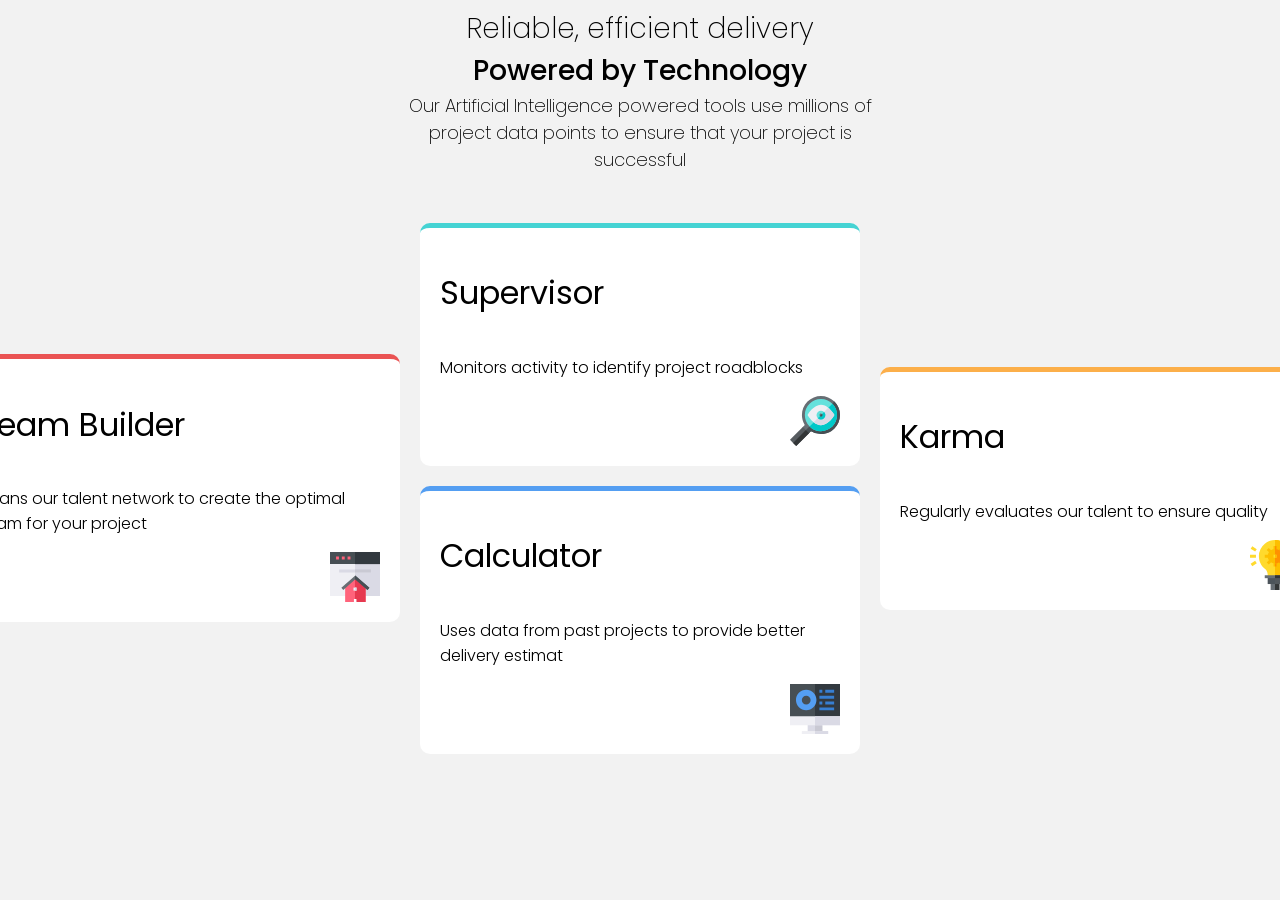
<file: index.html>
<html lang="en">
<head>

    <link rel="stylesheet" href="style.css">
    <title>4-card</title>
<link rel="preconnect" href="https://fonts.googleapis.com">
<link rel="preconnect" href="https://fonts.gstatic.com" crossorigin>
<link href="https://fonts.googleapis.com/css2?family=Poppins:ital,wght@0,100;0,200;0,300;0,400;0,500;0,600;0,700;0,800;0,900;1,100;1,200;1,300;1,400;1,500;1,600;1,700;1,800;1,900&display=swap" rel="stylesheet">

</head>
<body>
    <main class="main">
        <div class="text-cont">
   
            <div class="text">
                <p class="higher">Reliable, efficient delivery</p>
                <p class="lower">Powered by Technology</p>
                   <p class="lowest">  Our Artificial Intelligence powered tools use millions of project data points to ensure that your project is successful</p>
          </div>

  </div>
  <div class="card-container">

<div class="card red"  > 
        <h1>Team Builder</h1>
        <p>Scans our talent network to create the optimal team for your project </p>
        <div class="imag"><img src="isset/icon-team-builder.svg" class="image" alt="icon-team-builder.svg"></div>
         </div>
         <div class="gap">
<div class="card cyan" > 
        <h1>Supervisor</h1>
        <p>Monitors activity to identify project roadblocks</p>
        <div class="imag"> <img src="isset/icon-supervisor.svg" class="image" alt="icon-supersyoer.svg"></div>
        </div>
        <div class="card blue" >
        <h1>Calculator</h1>
        <p>Uses data from past projects to provide better delivery estimat</p>
           <div class="imag">
        <img src="isset/icon-calculator.svg" class="image" alt="icon-team-builder.svg"> </div></div>

        </div>
                <div class="card orange" >
        <h1>Karma</h1>
        <p>Regularly evaluates our talent to ensure quality</p>
        <div class="imag">
                <img src="isset/icon-karma.svg" class="image" alt="icon-team-builder.svg"> 
                
             </div>
          </div>


      

        </div>
    
</body>
</html>
</file>
<file: style.css>
body{
    background-color: hsl(0, 0%, 95%)
}

.main{
display: flex;
justify-content: center;
flex-direction: column;
align-items: center;
flex-direction: column;
font-weight: 300;
  font-family: "Poppins", sans-serif;
  gap:50px;
}

h1{
    font-weight: 400;

}
.gap{
    display:flex;
    flex-direction: column;
    gap:20px;
}

.text-cont{
font-weight: 300;
  font-family: "Poppins", sans-serif;

 
}



.card-container{
    display: flex;
    flex-direction: column;
    align-items: center;
    gap:20px;
}

.card{
background-color: white;
width:400px;
height:auto;
display:flex;
flex-direction: column;
padding:20px;
border: none;
border-top: 5px black solid;
border-radius: 10px;   
}
.red{
    border-color:hsl(0, 78%, 62%)
}

.cyan{
    border-color: hsl(180, 62%, 55%)
}

.blue{
    border-color:  hsl(212, 86%, 64%);
}

.orange{
    border-color: hsl(34, 97%, 64%)
}

.image{
    width:50px;
    height:50px;
    
    float:right;
}

.text{
    width:500px;
    display: flex;
flex-direction: column;
align-items: center;

}

.higher{
    font-weight: 250;
    font-size: 28px;
    margin: 0;
}

.lower{
      margin: 0;
    font-size: 28px;
     font-weight: 500;
}

.lowest{
      margin: 0;
     font-weight: 200;
     font-size:18px;
     text-align: center;
}

@media  (min-width:1200px) {
    
.card-container{
    flex-direction: row;
    align-items: center;

}


}
</file>
